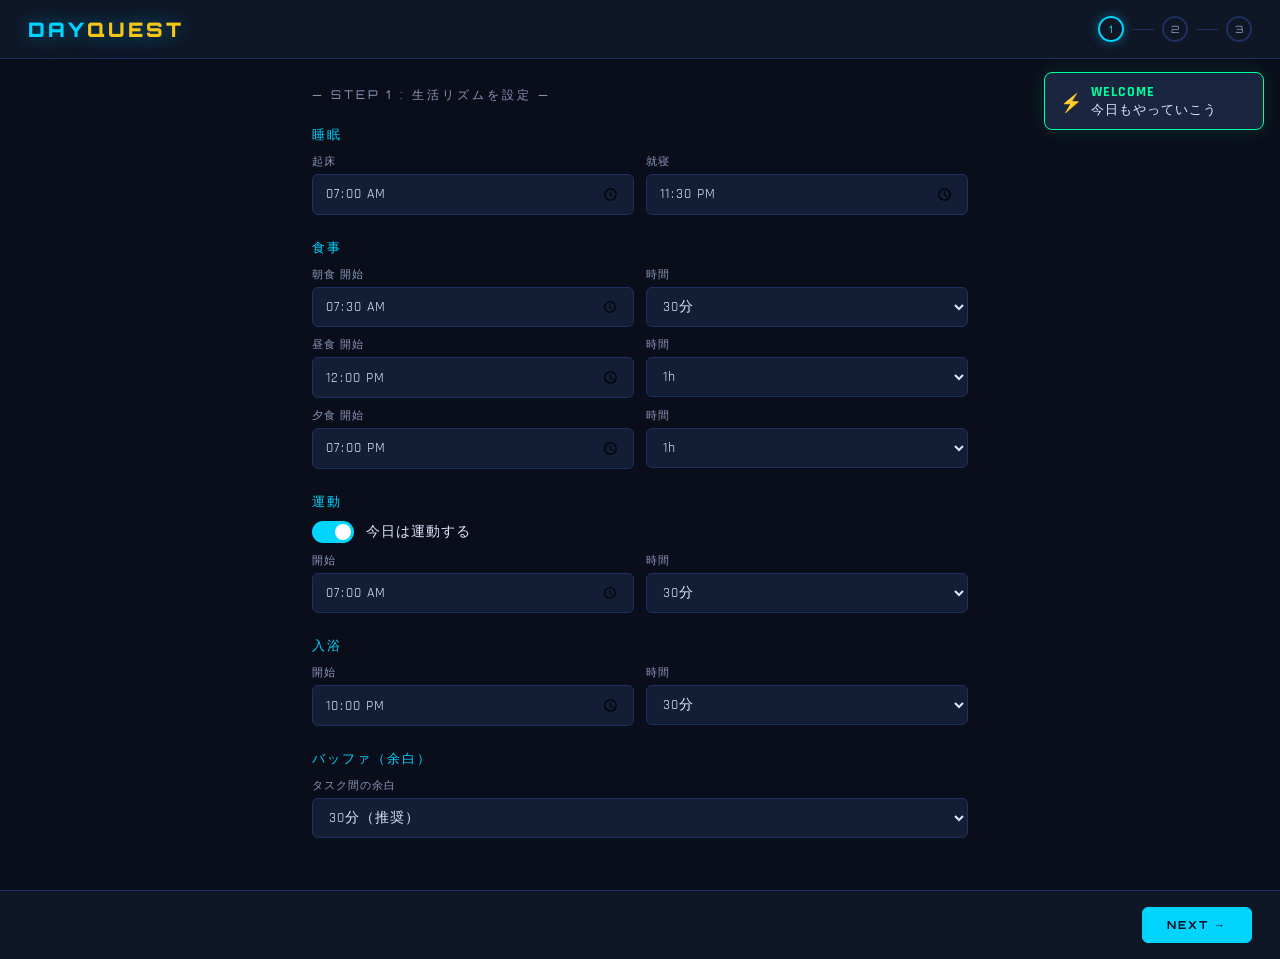
<file: demo.html>
<!DOCTYPE html>
<html lang="ja">
<head>
<meta charset="UTF-8">
<meta name="viewport" content="width=device-width, initial-scale=1.0">
<title>DayQuest</title>
<style>
@import url('https://fonts.googleapis.com/css2?family=Rajdhani:wght@400;600;700&family=Orbitron:wght@400;700;900&family=Noto+Sans+JP:wght@300;400;700&display=swap');
:root{--bg:#0a0e1a;--bg2:#0f1626;--panel:#131d35;--panel2:#1a2540;--accent:#00d4ff;--accent2:#7b5ea7;--gold:#f5c518;--green:#00ff9d;--red:#ff4757;--text:#e0e8ff;--text2:#8899bb;--border:#1e3060;}
*{margin:0;padding:0;box-sizing:border-box;}
body{background:var(--bg);color:var(--text);font-family:'Noto Sans JP',sans-serif;min-height:100vh;overflow-x:hidden;}
.screen{display:none;min-height:100vh;}
.screen.active{display:flex;flex-direction:column;}

/* step header */
.step-hd{padding:16px 28px;background:var(--bg2);border-bottom:1px solid var(--border);display:flex;align-items:center;justify-content:space-between;}
.logo{font-family:'Orbitron',sans-serif;font-size:20px;font-weight:900;color:var(--accent);letter-spacing:3px;text-shadow:0 0 20px rgba(0,212,255,.5);}
.logo span{color:var(--gold);}
.steps{display:flex;gap:8px;align-items:center;}
.sdot{width:26px;height:26px;border-radius:50%;border:2px solid var(--border);display:flex;align-items:center;justify-content:center;font-family:'Orbitron',sans-serif;font-size:10px;color:var(--text2);transition:all .3s;}
.sdot.done{background:var(--green);border-color:var(--green);color:var(--bg);}
.sdot.active{border-color:var(--accent);color:var(--accent);box-shadow:0 0 12px rgba(0,212,255,.4);}
.sline{width:22px;height:1px;background:var(--border);}

/* form */
.fbody{flex:1;overflow-y:auto;padding:28px 32px;max-width:720px;margin:0 auto;width:100%;}
.ftitle{font-family:'Orbitron',sans-serif;font-size:12px;letter-spacing:3px;color:var(--text2);text-transform:uppercase;margin-bottom:22px;}
.fsec{margin-bottom:24px;}
.fsec-lbl{font-family:'Rajdhani',sans-serif;font-size:13px;letter-spacing:2px;color:var(--accent);text-transform:uppercase;margin-bottom:10px;}
.frow{display:flex;gap:12px;margin-bottom:10px;flex-wrap:wrap;}
.fgrp{flex:1;min-width:130px;}
.fgrp label{display:block;font-family:'Rajdhani',sans-serif;font-size:11px;letter-spacing:1px;color:var(--text2);margin-bottom:5px;text-transform:uppercase;}
.finput{width:100%;background:var(--panel);border:1px solid var(--border);border-radius:6px;padding:9px 12px;color:var(--text);font-family:'Rajdhani',sans-serif;font-size:14px;letter-spacing:1px;outline:none;transition:border-color .2s;}
.finput:focus{border-color:var(--accent);box-shadow:0 0 0 2px rgba(0,212,255,.1);}
.finput option{background:var(--panel2);}
.tog-row{display:flex;align-items:center;gap:12px;margin-bottom:10px;}
.tog{width:42px;height:22px;background:var(--border);border-radius:11px;cursor:pointer;position:relative;transition:background .2s;flex-shrink:0;}
.tog.on{background:var(--accent);}
.tog::after{content:'';position:absolute;left:3px;top:3px;width:16px;height:16px;border-radius:50%;background:#fff;transition:transform .2s;}
.tog.on::after{transform:translateX(20px);}
.tog-lbl{font-family:'Rajdhani',sans-serif;font-size:14px;letter-spacing:1px;}

/* task list */
.task-list{display:flex;flex-direction:column;gap:9px;margin-bottom:13px;}
.task-card{background:var(--panel);border:1px solid var(--border);border-radius:8px;padding:13px 15px;display:flex;gap:10px;align-items:flex-start;}
.tc-left{flex:1;display:flex;flex-direction:column;gap:8px;}
.tc-row{display:flex;gap:8px;flex-wrap:wrap;align-items:center;}
.tc-name{flex:1;min-width:200px;background:var(--panel2);border:1px solid var(--border);border-radius:5px;padding:7px 11px;color:var(--text);font-family:'Rajdhani',sans-serif;font-size:15px;letter-spacing:1px;outline:none;transition:border-color .2s;}
.tc-name:focus{border-color:var(--accent);}
.tc-sel{background:var(--panel2);border:1px solid var(--border);border-radius:5px;padding:6px 9px;color:var(--text);font-family:'Rajdhani',sans-serif;font-size:13px;outline:none;}
.tc-sel option{background:var(--panel2);}
.pbadge{padding:3px 9px;border-radius:4px;font-family:'Orbitron',sans-serif;font-size:9px;letter-spacing:2px;border:1px solid;cursor:pointer;transition:all .2s;background:transparent;}
.ps{color:var(--red);border-color:var(--red);}   .ps.on{background:rgba(255,71,87,.2);}
.pa{color:var(--gold);border-color:var(--gold);}  .pa.on{background:rgba(245,197,24,.15);}
.pb{color:var(--accent);border-color:var(--accent);}.pb.on{background:rgba(0,212,255,.1);}
.tc-del{background:none;border:none;color:var(--text2);cursor:pointer;font-size:17px;opacity:.5;transition:opacity .2s;flex-shrink:0;}
.tc-del:hover{opacity:1;color:var(--red);}
.add-btn{width:100%;padding:10px;background:transparent;border:1px dashed var(--border);border-radius:8px;color:var(--text2);font-family:'Rajdhani',sans-serif;font-size:14px;letter-spacing:2px;cursor:pointer;transition:all .2s;}
.add-btn:hover{border-color:var(--accent);color:var(--accent);}

/* fixed events step 2 */
.fe-list{display:flex;flex-direction:column;gap:9px;margin-bottom:13px;}
.fe-card{background:var(--panel);border:1px solid var(--border);border-radius:8px;padding:13px 15px;display:flex;gap:10px;align-items:flex-start;}
.fe-left{flex:1;display:flex;flex-direction:column;gap:8px;}
.fe-row{display:flex;gap:8px;flex-wrap:wrap;align-items:center;}
.fe-name{flex:1;min-width:160px;background:var(--panel2);border:1px solid var(--border);border-radius:5px;padding:7px 11px;color:var(--text);font-family:'Rajdhani',sans-serif;font-size:15px;letter-spacing:1px;outline:none;transition:border-color .2s;}
.fe-name:focus{border-color:var(--accent);}
.fe-sel{background:var(--panel2);border:1px solid var(--border);border-radius:5px;padding:6px 9px;color:var(--text);font-family:'Rajdhani',sans-serif;font-size:13px;outline:none;}
.fe-sel option{background:var(--panel2);}
.fe-time{background:var(--panel2);border:1px solid var(--border);border-radius:5px;padding:6px 9px;color:var(--text);font-family:'Rajdhani',sans-serif;font-size:13px;outline:none;width:106px;}
.fe-del{background:none;border:none;color:var(--text2);cursor:pointer;font-size:17px;opacity:.5;transition:opacity .2s;flex-shrink:0;}
.fe-del:hover{opacity:1;color:var(--red);}

.ffooter{padding:16px 28px;background:var(--bg2);border-top:1px solid var(--border);display:flex;justify-content:flex-end;gap:12px;}
.btn{padding:10px 24px;border-radius:6px;font-family:'Orbitron',sans-serif;font-size:11px;letter-spacing:2px;cursor:pointer;transition:all .2s;text-transform:uppercase;border:1px solid;}
.btn-ghost{background:transparent;border-color:var(--border);color:var(--text2);}
.btn-ghost:hover{border-color:var(--text2);color:var(--text);}
.btn-primary{background:var(--accent);border-color:var(--accent);color:var(--bg);font-weight:700;}
.btn-primary:hover{opacity:.85;}
.btn-gold{background:var(--gold);border-color:var(--gold);color:var(--bg);font-weight:700;}
.btn-gold:hover{opacity:.85;}

/* modals */
.modal-bg{position:fixed;inset:0;background:rgba(0,0,0,.75);z-index:500;display:flex;align-items:center;justify-content:center;backdrop-filter:blur(4px);}
.modal-bg.hidden{display:none;}
.modal{background:var(--panel);border:1px solid var(--border);border-radius:12px;padding:26px;width:460px;max-width:92vw;}
.modal-title{font-family:'Orbitron',sans-serif;font-size:12px;letter-spacing:3px;color:var(--accent);margin-bottom:8px;}
.modal-sub{font-size:13px;color:var(--text2);line-height:1.7;margin-bottom:16px;}
.modal-warn{font-size:11px;color:var(--gold);background:rgba(245,197,24,.07);border:1px solid rgba(245,197,24,.2);border-radius:5px;padding:8px 12px;margin-bottom:14px;}
.modal-btns{display:flex;gap:10px;margin-top:14px;}

/* generate */
#screenGen{justify-content:center;align-items:center;gap:20px;}
.gen-logo{font-family:'Orbitron',sans-serif;font-size:24px;font-weight:900;color:var(--accent);letter-spacing:4px;text-shadow:0 0 28px rgba(0,212,255,.6);}
.gen-logo span{color:var(--gold);}
.spinner{width:52px;height:52px;border:3px solid var(--border);border-top-color:var(--accent);border-radius:50%;animation:spin 1s linear infinite;}
@keyframes spin{to{transform:rotate(360deg);}}
.gen-txt{font-family:'Rajdhani',sans-serif;font-size:13px;letter-spacing:3px;color:var(--text2);text-transform:uppercase;}
.gen-steps{display:flex;flex-direction:column;gap:8px;width:300px;}
.gs{display:flex;align-items:center;gap:12px;font-family:'Rajdhani',sans-serif;font-size:13px;letter-spacing:1px;color:var(--text2);}
.gs.done{color:var(--green);}
.gs .dot{width:8px;height:8px;border-radius:50%;background:var(--border);flex-shrink:0;}
.gs.done .dot{background:var(--green);box-shadow:0 0 8px var(--green);}
.gs.run .dot{background:var(--accent);animation:pulse 1s infinite;}
@keyframes pulse{0%,100%{opacity:1}50%{opacity:.3}}

/* main app header */
.app-hd{display:flex;align-items:center;justify-content:space-between;padding:10px 24px;background:var(--bg2);border-bottom:1px solid var(--border);position:sticky;top:0;z-index:100;flex-shrink:0;}
.app-logo{font-family:'Orbitron',sans-serif;font-size:18px;font-weight:900;color:var(--accent);letter-spacing:3px;text-shadow:0 0 18px rgba(0,212,255,.5);}
.app-logo span{color:var(--gold);}
.hd-center{display:flex;align-items:center;gap:16px;}
.prog-wrap{display:flex;align-items:center;gap:8px;}
.prog-lbl{font-family:'Rajdhani',sans-serif;font-size:12px;color:var(--text2);letter-spacing:1px;}
.prog-outer{width:100px;height:5px;background:var(--border);border-radius:3px;overflow:hidden;}
.prog-inner{height:100%;background:linear-gradient(to right,var(--accent),var(--accent2));border-radius:3px;transition:width .5s;}
.combo{font-family:'Orbitron',sans-serif;font-size:10px;color:var(--gold);letter-spacing:1px;padding:3px 9px;border:1px solid rgba(245,197,24,.3);border-radius:4px;background:rgba(245,197,24,.05);}
.hd-right{display:flex;align-items:center;gap:12px;}
.xp-info{font-family:'Rajdhani',sans-serif;font-size:13px;color:var(--gold);letter-spacing:1px;}
.avatar{width:32px;height:32px;border-radius:50%;background:linear-gradient(135deg,var(--accent),var(--accent2));display:flex;align-items:center;justify-content:center;font-size:14px;}
.today-date{font-family:'Rajdhani',sans-serif;font-size:12px;color:var(--text2);letter-spacing:1px;}

.app-tabs{display:flex;gap:3px;padding:12px 24px 0;border-bottom:1px solid var(--border);background:var(--bg2);flex-shrink:0;overflow-x:auto;}
.tab{padding:8px 20px;font-family:'Rajdhani',sans-serif;font-size:13px;font-weight:700;letter-spacing:2px;color:var(--text2);cursor:pointer;border:1px solid transparent;border-bottom:none;border-radius:6px 6px 0 0;transition:all .2s;text-transform:uppercase;white-space:nowrap;}
.tab.active{background:var(--panel);color:var(--accent);border-color:var(--border);border-bottom:2px solid var(--accent);}
.app-main{display:flex;flex:1;overflow:hidden;}

/* ── 24h proportional grid ── */
.sch-panel{flex:1;overflow-y:auto;padding:18px 24px;scrollbar-width:thin;scrollbar-color:var(--border) transparent;}
.sec-title{font-family:'Orbitron',sans-serif;font-size:10px;letter-spacing:3px;color:var(--text2);text-transform:uppercase;margin-bottom:12px;}

.grid-wrap{display:flex;gap:0;position:relative;}
.grid-labels{width:46px;flex-shrink:0;position:relative;}
.grid-lbl{position:absolute;right:8px;font-family:'Rajdhani',sans-serif;font-size:11px;color:var(--text2);letter-spacing:1px;transform:translateY(-50%);white-space:nowrap;}
.grid-area{flex:1;position:relative;background:var(--panel);border:1px solid var(--border);border-radius:6px;overflow:visible;}
.grid-line{position:absolute;left:0;right:0;pointer-events:none;}
.grid-line.solid{border-top:1px solid var(--border);}
.grid-line.dashed{border-top:1px dashed rgba(30,48,96,.5);}
.grid-legend{display:flex;gap:14px;flex-wrap:wrap;margin-bottom:12px;font-family:'Rajdhani',sans-serif;font-size:11px;color:var(--text2);letter-spacing:1px;}
.grid-legend span{display:flex;align-items:center;gap:5px;}
.grid-legend i{display:inline-block;width:10px;height:10px;border-radius:2px;}
.grid-now{position:absolute;left:-6px;right:0;display:flex;align-items:center;pointer-events:none;z-index:40;}
.grid-now-dot{width:10px;height:10px;border-radius:50%;background:var(--red);box-shadow:0 0 8px var(--red);flex-shrink:0;}
.grid-now-line{flex:1;border-top:2px solid var(--red);opacity:.8;}

/* grid blocks */
.gblock{position:absolute;left:6px;right:6px;border-radius:5px;overflow:hidden;cursor:default;user-select:none;transition:box-shadow .15s;min-height:28px;}
.gblock.task-block{cursor:grab;border:1.5px solid var(--accent);background:rgba(0,212,255,.09);}
.gblock.task-block:hover{box-shadow:0 0 12px rgba(0,212,255,.25);}
.gblock.task-block.dragging-block{opacity:.3;cursor:grabbing;}
.gblock.meal-block{background:rgba(245,197,24,.12);border:1px solid rgba(245,197,24,.28);}
.gblock.rest-block{background:rgba(123,94,167,.12);border:1px solid rgba(123,94,167,.28);}
.gblock.exercise-block{background:rgba(0,255,157,.12);border:1px solid rgba(0,255,157,.28);}
.gblock.free-block{background:rgba(136,153,187,.06);border:1px solid rgba(136,153,187,.18);}
.gblock.repeat-block{border:1.5px solid #ff9500;background:rgba(255,149,0,.09);}
.gblock.fixed-school{background:rgba(74,158,255,.88);border:1px solid #4a9eff;color:#fff;}
.gblock.fixed-work{background:rgba(255,107,53,.88);border:1px solid #ff6b35;color:#fff;}
.gblock.fixed-other{background:rgba(168,85,247,.88);border:1px solid #a855f7;color:#fff;}
.gblock.done-block{opacity:.38;}
.gblock-inner{padding:4px 8px;height:100%;display:flex;flex-direction:column;gap:2px;overflow:hidden;}
.gblock-inner>*{flex-shrink:0;}
.gblock-row{display:flex;align-items:center;gap:8px;min-width:0;}
.gblock-row .gblock-name{flex:1;min-width:0;}
.gblock-row .gblock-btn{margin-top:0;flex-shrink:0;}
.gblock-name{font-family:'Rajdhani',sans-serif;font-size:13px;font-weight:700;letter-spacing:1px;line-height:1.2;white-space:nowrap;overflow:hidden;text-overflow:ellipsis;}
.gblock-time{font-family:'Rajdhani',sans-serif;font-size:10px;color:var(--text2);letter-spacing:1px;white-space:nowrap;}
.gblock.fixed-school .gblock-time,.gblock.fixed-work .gblock-time,.gblock.fixed-other .gblock-time{color:rgba(255,255,255,.75);}
.gblock.fixed-school .gblock-name,.gblock.fixed-work .gblock-name,.gblock.fixed-other .gblock-name{color:#fff;}
.gblock-btn{margin-top:3px;padding:3px 10px;background:transparent;border:1px solid var(--accent);color:var(--accent);border-radius:3px;font-family:'Orbitron',sans-serif;font-size:9px;letter-spacing:2px;cursor:pointer;transition:all .2s;width:fit-content;}
.gblock-btn:hover{background:var(--accent);color:var(--bg);}
.gblock-btn.running{color:var(--green);border-color:var(--green);cursor:default;}

/* ghost drag block */
.grid-ghost{position:absolute;left:6px;right:6px;border:2px dashed var(--gold);border-radius:5px;background:rgba(245,197,24,.07);pointer-events:none;z-index:50;}

/* missions */
.mis-panel{display:none;flex:1;padding:20px 24px;overflow-y:auto;}
.mis-panel.visible{display:block;}
.sch-panel.hidden,.mis-panel.hidden2,.task-mgr.hidden3,.hist-panel.hidden4{display:none;}
.mis-grid{display:grid;grid-template-columns:repeat(auto-fill,minmax(250px,1fr));gap:13px;margin-top:8px;}
.mcard{background:var(--panel);border:1px solid var(--border);border-radius:10px;padding:15px;position:relative;overflow:hidden;transition:all .2s;cursor:pointer;}
.mcard:hover{border-color:var(--accent);transform:translateY(-2px);}
.mcard.done{opacity:.38;}
.mcard::after{content:'';position:absolute;top:0;right:0;width:70px;height:70px;background:radial-gradient(circle at top right,rgba(0,212,255,.07),transparent 70%);}
.mrank{display:inline-block;font-family:'Orbitron',sans-serif;font-size:9px;letter-spacing:2px;padding:3px 9px;border-radius:3px;margin-bottom:8px;text-transform:uppercase;}
.rs{background:rgba(255,71,87,.2);color:var(--red);border:1px solid var(--red);}
.ra{background:rgba(245,197,24,.15);color:var(--gold);border:1px solid var(--gold);}
.rb{background:rgba(0,212,255,.1);color:var(--accent);border:1px solid var(--accent);}
.mname{font-family:'Rajdhani',sans-serif;font-size:16px;font-weight:700;letter-spacing:1px;margin-bottom:5px;}
.mmeta{display:flex;justify-content:space-between;font-family:'Rajdhani',sans-serif;font-size:12px;color:var(--text2);letter-spacing:1px;}
.mprog{margin-top:9px;height:4px;background:var(--border);border-radius:2px;}
.mprog-fill{height:100%;border-radius:2px;background:linear-gradient(to right,var(--accent),var(--accent2));}
.mbadge{position:absolute;top:11px;right:11px;font-size:17px;}

/* task manager */
.task-mgr{display:none;flex:1;padding:20px 24px;overflow-y:auto;}
.task-mgr.visible3{display:block;}
.tm-hdr{display:flex;align-items:center;justify-content:space-between;margin-bottom:16px;}
.tm-list{display:flex;flex-direction:column;gap:9px;}
.tm-card{background:var(--panel);border:1px solid var(--border);border-radius:8px;padding:13px 15px;display:flex;align-items:center;gap:12px;}
.tm-card-left{flex:1;}
.tm-card-name{font-family:'Rajdhani',sans-serif;font-size:16px;font-weight:700;letter-spacing:1px;}
.tm-card-meta{font-family:'Rajdhani',sans-serif;font-size:12px;color:var(--text2);letter-spacing:1px;margin-top:3px;}
.tm-actions{display:flex;gap:8px;}
.tm-btn{padding:5px 12px;border-radius:4px;font-family:'Orbitron',sans-serif;font-size:9px;letter-spacing:2px;cursor:pointer;transition:all .2s;border:1px solid;background:transparent;}
.tm-edit{color:var(--accent);border-color:var(--accent);}
.tm-edit:hover{background:var(--accent);color:var(--bg);}
.tm-del{color:var(--red);border-color:var(--red);}
.tm-del:hover{background:var(--red);color:#fff;}

/* edit task modal */
.edit-modal{background:var(--panel);border:1px solid var(--border);border-radius:12px;padding:24px;width:500px;max-width:92vw;}
.edit-modal-title{font-family:'Orbitron',sans-serif;font-size:12px;letter-spacing:3px;color:var(--accent);margin-bottom:16px;}

/* history */
.hist-panel{display:none;flex:1;padding:20px 24px;overflow-y:auto;}
.hist-panel.visible4{display:block;}
.hist-list{display:flex;flex-direction:column;gap:10px;}
.hist-item{background:var(--panel);border:1px solid var(--border);border-radius:8px;padding:14px 16px;cursor:pointer;transition:all .2s;}
.hist-item:hover{border-color:var(--accent);}
.hist-item-hdr{display:flex;align-items:center;justify-content:space-between;margin-bottom:8px;}
.hist-date{font-family:'Orbitron',sans-serif;font-size:12px;color:var(--accent);letter-spacing:2px;}
.hist-xp{font-family:'Rajdhani',sans-serif;font-size:13px;color:var(--gold);letter-spacing:1px;}
.hist-bar-wrap{display:flex;align-items:center;gap:10px;}
.hist-bar-outer{flex:1;height:5px;background:var(--border);border-radius:3px;overflow:hidden;}
.hist-bar-inner{height:100%;border-radius:3px;}
.hist-pct{font-family:'Rajdhani',sans-serif;font-size:12px;color:var(--text2);letter-spacing:1px;white-space:nowrap;}
.hist-item.expanded .hist-detail{display:block;}
.hist-detail{display:none;margin-top:12px;border-top:1px solid var(--border);padding-top:12px;}
.hist-task-row{display:flex;align-items:flex-start;justify-content:space-between;margin-bottom:8px;gap:8px;}
.hist-task-name{font-family:'Rajdhani',sans-serif;font-size:14px;font-weight:700;letter-spacing:1px;}
.hist-task-note{font-size:12px;color:var(--text2);margin-top:2px;line-height:1.5;}
.hist-task-status{font-size:11px;letter-spacing:1px;font-family:'Rajdhani',sans-serif;white-space:nowrap;}
.streak-banner{background:linear-gradient(to right,rgba(245,197,24,.1),rgba(245,197,24,.05));border:1px solid rgba(245,197,24,.25);border-radius:8px;padding:12px 16px;margin-bottom:16px;display:flex;align-items:center;gap:12px;}
.streak-num{font-family:'Orbitron',sans-serif;font-size:28px;font-weight:900;color:var(--gold);}
.streak-lbl{font-family:'Rajdhani',sans-serif;font-size:13px;color:var(--gold);letter-spacing:1px;}

/* pomodoro */
.pomo-panel{width:0;overflow:hidden;background:var(--bg2);border-left:1px solid var(--border);transition:width .35s cubic-bezier(.4,0,.2,1);flex-shrink:0;}
.pomo-panel.open{width:282px;overflow-y:auto;overflow-x:hidden;}
.pomo-inner{width:282px;padding:18px 16px;display:flex;flex-direction:column;gap:14px;min-height:min-content;}
.pomo-hdr{display:flex;align-items:center;justify-content:space-between;}
.pomo-title{font-family:'Orbitron',sans-serif;font-size:10px;letter-spacing:3px;color:var(--text2);}
.pomo-close{background:none;border:none;color:var(--text2);cursor:pointer;font-size:16px;opacity:.6;transition:opacity .2s;}
.pomo-close:hover{opacity:1;}
.pomo-task{font-family:'Rajdhani',sans-serif;font-size:14px;font-weight:700;color:var(--accent);letter-spacing:1px;}
.pomo-ring{position:relative;width:144px;height:144px;margin:0 auto;}
.pomo-ring svg{transform:rotate(-90deg);}
.pomo-ring .pbg{fill:none;stroke:var(--border);stroke-width:6;}
.pomo-ring .pprog{fill:none;stroke:var(--accent);stroke-width:6;stroke-linecap:round;stroke-dasharray:408;stroke-dashoffset:0;filter:drop-shadow(0 0 6px var(--accent));transition:stroke-dashoffset 1s linear,stroke .3s;}
.pomo-ring .pprog.brk{stroke:var(--accent2);filter:drop-shadow(0 0 6px var(--accent2));}
.pomo-time{position:absolute;top:50%;left:50%;transform:translate(-50%,-50%);font-family:'Orbitron',sans-serif;font-size:26px;font-weight:700;color:var(--text);}
.pomo-mode-lbl{position:absolute;bottom:12px;left:50%;transform:translateX(-50%);font-size:9px;letter-spacing:3px;font-family:'Rajdhani',sans-serif;text-transform:uppercase;}
.pomo-mode-lbl.f{color:var(--accent);}
.pomo-mode-lbl.b{color:var(--accent2);}
.pomo-sets{text-align:center;font-family:'Rajdhani',sans-serif;font-size:12px;color:var(--text2);letter-spacing:2px;}
.pomo-sets b{color:var(--accent);}
.pdots{display:flex;justify-content:center;gap:7px;}
.pdot{width:9px;height:9px;border-radius:50%;border:1px solid var(--border);transition:all .3s;}
.pdot.on{background:var(--accent);border-color:var(--accent);box-shadow:0 0 6px var(--accent);}
.pomo-ctrl{display:flex;gap:8px;justify-content:center;}
.pbtn{padding:7px 15px;border:1px solid var(--accent);background:transparent;color:var(--accent);border-radius:4px;font-family:'Orbitron',sans-serif;font-size:9px;letter-spacing:2px;cursor:pointer;transition:all .2s;}
.pbtn.pri{background:var(--accent);color:var(--bg);}
.pbtn:hover{opacity:.8;}
.xp-box{background:var(--panel);border:1px solid var(--border);border-radius:6px;padding:9px 11px;}
.xp-lbl{display:flex;justify-content:space-between;font-family:'Rajdhani',sans-serif;font-size:11px;color:var(--text2);letter-spacing:1px;margin-bottom:5px;}
.xp-lbl b{color:var(--gold);}
.xp-bar{height:5px;background:var(--border);border-radius:3px;overflow:hidden;}
.xp-fill{height:100%;background:linear-gradient(to right,var(--gold),#ffaa00);border-radius:3px;box-shadow:0 0 8px rgba(245,197,24,.4);transition:width .5s;}
.done-box{background:var(--panel);border:1px solid var(--border);border-radius:6px;padding:9px 11px;}
.done-ttl{font-family:'Rajdhani',sans-serif;font-size:10px;letter-spacing:2px;color:var(--text2);margin-bottom:5px;text-transform:uppercase;}
.done-item{font-size:11px;color:var(--green);font-family:'Rajdhani',sans-serif;letter-spacing:1px;margin-top:3px;}

/* completion modal */
.comp-modal{background:var(--panel);border:1px solid var(--green);border-radius:12px;padding:24px;width:440px;max-width:92vw;}
.comp-title{font-family:'Orbitron',sans-serif;font-size:12px;letter-spacing:3px;color:var(--green);margin-bottom:6px;}
.comp-task{font-family:'Rajdhani',sans-serif;font-size:18px;font-weight:700;color:var(--text);margin-bottom:16px;letter-spacing:1px;}
.comp-field label{font-family:'Rajdhani',sans-serif;font-size:11px;letter-spacing:2px;color:var(--text2);text-transform:uppercase;display:block;margin-bottom:5px;}
.comp-field{margin-bottom:13px;}
.comp-input{width:100%;background:var(--panel2);border:1px solid var(--border);border-radius:6px;padding:8px 12px;color:var(--text);font-family:'Noto Sans JP',sans-serif;font-size:14px;outline:none;transition:border-color .2s;resize:none;}
.comp-input:focus{border-color:var(--green);}

/* notifications */
.notif-stack{position:fixed;top:72px;right:16px;display:flex;flex-direction:column;gap:7px;z-index:600;}
.notif{background:var(--panel2);border:1px solid var(--green);border-radius:8px;padding:10px 15px;display:flex;align-items:center;gap:9px;box-shadow:0 0 20px rgba(0,255,157,.13);animation:nIn .3s ease;min-width:220px;}
.notif.combo{border-color:var(--gold);box-shadow:0 0 20px rgba(245,197,24,.17);}
@keyframes nIn{from{transform:translateX(110%);opacity:0}to{transform:translateX(0);opacity:1}}
@keyframes nOut{from{opacity:1}to{transform:translateX(110%);opacity:0}}
.notif.out{animation:nOut .3s ease forwards;}
.ni{font-size:18px;}
.nt{font-family:'Rajdhani',sans-serif;font-size:13px;letter-spacing:1px;}
.nt b{display:block;font-size:14px;}
.nt b.g{color:var(--green);}
.nt b.y{color:var(--gold);}
::-webkit-scrollbar{width:4px;}
::-webkit-scrollbar-track{background:transparent;}
::-webkit-scrollbar-thumb{background:var(--border);border-radius:2px;}
</style>
</head>
<body>

<!-- SCREEN 1: 生活リズム -->
<div id="s1" class="screen active">
  <div class="step-hd">
    <div class="logo">DAY<span>QUEST</span></div>
    <div class="steps">
      <div class="sdot active">1</div><div class="sline"></div>
      <div class="sdot">2</div><div class="sline"></div>
      <div class="sdot">3</div>
    </div>
  </div>
  <div class="fbody">
    <div class="ftitle">— STEP 1 : 生活リズムを設定 —</div>
    <div class="fsec">
      <div class="fsec-lbl">睡眠</div>
      <div class="frow">
        <div class="fgrp"><label>起床</label><input class="finput" type="time" id="wakeTime" value="07:00"></div>
        <div class="fgrp"><label>就寝</label><input class="finput" type="time" id="sleepTime" value="23:30"></div>
      </div>
    </div>
    <div class="fsec">
      <div class="fsec-lbl">食事</div>
      <div class="frow">
        <div class="fgrp"><label>朝食 開始</label><input class="finput" type="time" id="bfTime" value="07:30"></div>
        <div class="fgrp"><label>時間</label><select class="finput" id="bfDur"><option value="20">20分</option><option value="30" selected>30分</option><option value="45">45分</option><option value="60">1h</option></select></div>
      </div>
      <div class="frow">
        <div class="fgrp"><label>昼食 開始</label><input class="finput" type="time" id="luTime" value="12:00"></div>
        <div class="fgrp"><label>時間</label><select class="finput" id="luDur"><option value="30">30分</option><option value="45">45分</option><option value="60" selected>1h</option></select></div>
      </div>
      <div class="frow">
        <div class="fgrp"><label>夕食 開始</label><input class="finput" type="time" id="diTime" value="19:00"></div>
        <div class="fgrp"><label>時間</label><select class="finput" id="diDur"><option value="30">30分</option><option value="45">45分</option><option value="60" selected>1h</option></select></div>
      </div>
    </div>
    <div class="fsec">
      <div class="fsec-lbl">運動</div>
      <div class="tog-row">
        <div class="tog on" id="exTog" onclick="this.classList.toggle('on');document.getElementById('exSet').style.display=this.classList.contains('on')?'':'none'"></div>
        <span class="tog-lbl">今日は運動する</span>
      </div>
      <div id="exSet">
        <div class="frow">
          <div class="fgrp"><label>開始</label><input class="finput" type="time" id="exTime" value="07:00"></div>
          <div class="fgrp"><label>時間</label><select class="finput" id="exDur"><option value="20">20分</option><option value="30" selected>30分</option><option value="45">45分</option><option value="60">1h</option></select></div>
        </div>
      </div>
    </div>
    <div class="fsec">
      <div class="fsec-lbl">入浴</div>
      <div class="frow">
        <div class="fgrp"><label>開始</label><input class="finput" type="time" id="baTime" value="22:00"></div>
        <div class="fgrp"><label>時間</label><select class="finput" id="baDur"><option value="20">20分</option><option value="30" selected>30分</option><option value="45">45分</option><option value="60">1h</option></select></div>
      </div>
    </div>
    <div class="fsec">
      <div class="fsec-lbl">バッファ（余白）</div>
      <div class="frow">
        <div class="fgrp"><label>タスク間の余白</label>
          <select class="finput" id="bufTime"><option value="0">なし</option><option value="15">15分</option><option value="30" selected>30分（推奨）</option><option value="60">1h</option></select>
        </div>
      </div>
    </div>
  </div>
  <div class="ffooter"><button class="btn btn-primary" onclick="saveLife();goS2fixed()">NEXT →</button></div>
</div>

<!-- SCREEN 2: 固定イベント (NEW) -->
<div id="s2" class="screen">
  <div class="step-hd">
    <div class="logo">DAY<span>QUEST</span></div>
    <div class="steps">
      <div class="sdot done">✓</div><div class="sline"></div>
      <div class="sdot active">2</div><div class="sline"></div>
      <div class="sdot">3</div>
    </div>
  </div>
  <div class="fbody">
    <div class="ftitle">— STEP 2 : 固定イベントを登録 —</div>
    <div style="font-size:12px;color:var(--text2);font-family:'Rajdhani',sans-serif;letter-spacing:1px;margin-bottom:18px;line-height:1.7;">
      学校・仕事・その他の固定イベントを登録してください。タスクはこれらの時間帯を避けて配置されます。登録は任意です。
    </div>
    <div class="fe-list" id="feList"></div>
    <button class="add-btn" onclick="addFixedEvent()">＋ 固定イベントを追加</button>
  </div>
  <div class="ffooter">
    <button class="btn btn-ghost" onclick="goS1()">← BACK</button>
    <button class="btn btn-primary" onclick="saveFixedEvents();goS3()">NEXT →</button>
  </div>
</div>

<!-- SCREEN 3: タスク入力 (was s2) -->
<div id="s3" class="screen">
  <div class="step-hd">
    <div class="logo">DAY<span>QUEST</span></div>
    <div class="steps">
      <div class="sdot done">✓</div><div class="sline"></div>
      <div class="sdot done">✓</div><div class="sline"></div>
      <div class="sdot active">3</div>
    </div>
  </div>
  <div class="fbody">
    <div class="ftitle">— STEP 3 : 今日のミッションを登録 —</div>
    <div style="font-size:12px;color:var(--text2);font-family:'Rajdhani',sans-serif;letter-spacing:1px;margin-bottom:18px;line-height:1.7;">「目安時間」はスケジュール上のセッション数に変換されます。<br>例: 2h → 「タスク名 Part 1」「タスク名 Part 2」の2コマ（各1h）として配置されます。</div>
    <div class="task-list" id="taskList"></div>
    <button class="add-btn" onclick="addTask()">＋ ミッションを追加</button>
  </div>
  <div class="ffooter">
    <button class="btn btn-ghost" onclick="goS2fixed()">← BACK</button>
    <button class="btn btn-primary" onclick="openApiModal()">GENERATE SCHEDULE →</button>
  </div>
</div>

<!-- API KEY MODAL -->
<div class="modal-bg hidden" id="apiModal">
  <div class="modal">
    <div class="modal-title">— AI SCHEDULE GENERATOR —</div>
    <div class="modal-sub">Claude APIキーを入力するとAIが実際にスケジュールを生成します。スキップすると内蔵アルゴリズムで生成します。</div>
    <div class="modal-warn">⚠️ APIキーはブラウザのメモリにのみ保持されます。保存・送信はしません。</div>
    <div class="fgrp"><label>Claude API Key（任意）</label><input class="finput" type="password" id="apiKeyInput" placeholder="sk-ant-api03-..."></div>
    <div class="modal-btns">
      <button class="btn btn-primary" onclick="startGenerate(true)">⚡ USE CLAUDE AI</button>
      <button class="btn btn-ghost" onclick="startGenerate(false)">SKIP →</button>
    </div>
  </div>
</div>

<!-- COMPLETION MODAL -->
<div class="modal-bg hidden" id="compModal">
  <div class="comp-modal">
    <div class="comp-title">— MISSION COMPLETE —</div>
    <div class="comp-task" id="compTaskName"></div>
    <div class="comp-field">
      <label>やった量・進捗</label>
      <input class="comp-input" type="text" id="compAmount" placeholder="例: Chapter 1 完了、問題10問解いた...">
    </div>
    <div class="comp-field">
      <label>メモ・気づき</label>
      <textarea class="comp-input" id="compNote" rows="3" placeholder="感想、次やること、困ったことなど..."></textarea>
    </div>
    <div style="display:flex;gap:10px;justify-content:flex-end;margin-top:4px;">
      <button class="btn btn-ghost" onclick="saveCompletion(false)">SKIP</button>
      <button class="btn btn-primary" onclick="saveCompletion(true)">SAVE & CLOSE ✓</button>
    </div>
  </div>
</div>

<!-- EDIT TASK MODAL -->
<div class="modal-bg hidden" id="editModal">
  <div class="edit-modal">
    <div class="edit-modal-title">— EDIT MISSION —</div>
    <input type="hidden" id="editTaskId">
    <div class="frow">
      <div class="fgrp" style="flex:2"><label>タスク名</label><input class="finput" id="editName" placeholder="タスク名"></div>
    </div>
    <div class="frow">
      <div class="fgrp"><label>優先度</label>
        <select class="finput" id="editPri"><option value="S">S RANK</option><option value="A" selected>A RANK</option><option value="B">B RANK</option></select>
      </div>
      <div class="fgrp"><label>目安時間</label>
        <select class="finput" id="editDur">
          <option value="30">30分</option><option value="60" selected>1h</option><option value="90">1.5h</option><option value="120">2h</option><option value="180">3h</option>
        </select>
      </div>
      <div class="fgrp"><label>締切</label><input class="finput" type="date" id="editDeadline"></div>
    </div>
    <div class="modal-btns">
      <button class="btn btn-primary" onclick="saveEditTask()">SAVE</button>
      <button class="btn btn-ghost" onclick="document.getElementById('editModal').classList.add('hidden')">CANCEL</button>
    </div>
  </div>
</div>

<!-- GENERATE -->
<div id="screenGen" class="screen">
  <div class="gen-logo">DAY<span>QUEST</span></div>
  <div class="spinner"></div>
  <div class="gen-txt" id="genTxt">GENERATING YOUR SCHEDULE...</div>
  <div class="gen-steps">
    <div class="gs" id="gs1"><div class="dot"></div>生活リズムを解析中</div>
    <div class="gs" id="gs2"><div class="dot"></div>固定イベントを配置中</div>
    <div class="gs" id="gs3"><div class="dot"></div>タスクの優先度を評価中</div>
    <div class="gs" id="gs4"><div class="dot"></div>空き時間にタスクを充填中</div>
    <div class="gs" id="gs5"><div class="dot"></div>ポモドーロセットを割り当て中</div>
  </div>
</div>

<!-- MAIN APP -->
<div id="screenMain" class="screen">
  <div class="app-hd">
    <div class="app-logo">DAY<span>QUEST</span></div>
    <div class="hd-center">
      <div class="prog-wrap">
        <div class="prog-lbl">TODAY</div>
        <div class="prog-outer"><div class="prog-inner" id="progBar" style="width:0%"></div></div>
        <div class="prog-lbl" id="progTxt" style="color:var(--accent)">0%</div>
      </div>
      <div class="combo" id="comboEl" style="display:none">🔥 COMBO ×<span id="comboN">0</span></div>
    </div>
    <div class="hd-right">
      <div class="today-date" id="todayDateHd"></div>
      <div class="xp-info"><span id="lvDisp">LV.1</span> ⬡ <span id="totalXpDisp">0</span> XP</div>
      <button class="btn btn-ghost" onclick="reopenSetup()" style="padding:5px 12px;font-size:9px;" title="生活リズム・固定予定・タスクを再設定">⚙ 設定</button>
      <div class="avatar">⚡</div>
    </div>
  </div>
  <div class="app-tabs">
    <div class="tab active" id="tabSch" onclick="switchTab('sch',this)">📅 スケジュール</div>
    <div class="tab" id="tabMis" onclick="switchTab('mis',this)">⚔️ ミッション</div>
    <div class="tab" id="tabTm" onclick="switchTab('tm',this)">📋 タスク管理</div>
    <div class="tab" id="tabHist" onclick="switchTab('hist',this)">📖 履歴</div>
  </div>
  <div class="app-main">
    <div class="sch-panel" id="schPanel">
      <div class="sec-title">— TODAY'S SCHEDULE <span style="color:var(--gold);">v2</span> — <span style="font-size:10px;color:var(--text2);letter-spacing:1px;">タスクブロックはドラッグで移動可能（30分刻み）</span></div>
      <div class="grid-legend">
        <span><i style="background:var(--accent)"></i>タスク</span>
        <span><i style="background:#4a9eff"></i>🎓 学校</span>
        <span><i style="background:#ff6b35"></i>💼 バイト</span>
        <span><i style="background:#a855f7"></i>📌 その他</span>
        <span><i style="background:var(--gold)"></i>食事</span>
        <span><i style="background:#ff9500"></i>繰り返し</span>
        <span><i style="background:var(--red)"></i>━ 現在時刻</span>
      </div>
      <div id="gridContainer"></div>
    </div>
    <div class="mis-panel" id="misPanel">
      <div class="sec-title">— ACTIVE MISSIONS —</div>
      <div class="mis-grid" id="misGrid"></div>
    </div>
    <div class="task-mgr" id="tmPanel">
      <div class="tm-hdr">
        <div class="sec-title" style="margin:0">— TASK MANAGER —</div>
        <div style="display:flex;gap:8px;">
          <button class="btn btn-gold" onclick="regenSchedule()" style="padding:7px 14px;font-size:10px;">🔄 今日のスケジュールを再生成</button>
          <button class="btn btn-primary" onclick="openAddTask()" style="padding:7px 14px;font-size:10px;">＋ ADD TASK</button>
        </div>
      </div>
      <div style="font-size:11px;color:var(--text2);font-family:'Rajdhani',sans-serif;letter-spacing:1px;margin-bottom:14px;">タスクを追加・編集・削除後、「今日のスケジュールを再生成」で反映されます。</div>
      <div class="tm-list" id="tmList"></div>
    </div>
    <div class="hist-panel" id="histPanel">
      <div id="streakBanner"></div>
      <div id="histListView"></div>
    </div>
    <div class="pomo-panel" id="pomoPanel">
      <div class="pomo-inner">
        <div class="pomo-hdr">
          <div class="pomo-title">— SESSION —</div>
          <button class="pomo-close" onclick="closePomo()">✕</button>
        </div>
        <div class="pomo-task" id="pomoTask">—</div>
        <div class="pomo-ring">
          <svg width="144" height="144" viewBox="0 0 144 144">
            <circle class="pbg" cx="72" cy="72" r="65"/>
            <circle class="pprog" id="pprog" cx="72" cy="72" r="65"/>
          </svg>
          <div class="pomo-time" id="pomoTime">25:00</div>
          <div class="pomo-mode-lbl f" id="pomoModeLbl">FOCUS</div>
        </div>
        <div class="pomo-sets">SET <b id="pomoSetN">1</b> / <span id="pomoSetTotal">2</span></div>
        <div class="pdots" id="pdots"></div>
        <div class="pomo-ctrl">
          <button class="pbtn pri" id="pomoPlay" onclick="togglePomo()">▶ START</button>
          <button class="pbtn" onclick="resetPomo()">↺ RESET</button>
        </div>
        <div class="xp-box">
          <div class="xp-lbl"><span>TODAY'S XP</span><b><span id="xpD">0</span> / 1000</b></div>
          <div class="xp-bar"><div class="xp-fill" id="xpFill" style="width:0%"></div></div>
        </div>
        <div class="done-box">
          <div class="done-ttl">Completed Today</div>
          <div id="doneList"></div>
        </div>
      </div>
    </div>
  </div>
</div>

<div class="notif-stack" id="notifStack"></div>

<script>
// ══════════════════════════════════════
//  STORAGE KEYS
// ══════════════════════════════════════
const SK = {
  tasks: 'dq_tasks',
  life: 'dq_life',
  history: 'dq_history',
  todayDate: 'dq_today',
  todaySchedule: 'dq_schedule',
  todayXp: 'dq_xp',
  totalXp: 'dq_total_xp',
  fixedEvents: 'dq_fixed_events',
};

// ══════════════════════════════════════
//  CONSTANTS
// ══════════════════════════════════════
const PPM = 1.5; // pixels per minute (1h = 90px)

// ══════════════════════════════════════
//  STATE
// ══════════════════════════════════════
let tasks = load(SK.tasks, []);
let fixedEvents = load(SK.fixedEvents, []); // [{id, name, type, start, end}]
let schedule = [];
let history = load(SK.history, {});
let combo = 0, xp = 0, progress = 0;
let totalXp = load(SK.totalXp, 0);
function calcLevel(txp){ return Math.floor(txp / 500) + 1; }
let apiKey = '';

// pomodoro
let pomoRunning=false,pomoTimer=null,pomoSec=1500,pomoMode='focus',pomoSet=1,pomoDone=0,activeIdx=null;
let SETS=2;
const FOCUS=1500,BREAK=300,C=408;
let pendingCompletion = null;

// grid drag
let gridDrag = {
  active: false,
  schedIdx: null,
  startY: 0,
  startBlockTop: 0,
  blockDur: 0,
  ghostEl: null,
  gridAreaEl: null,
  gridMin: 0,
};

// now-line timer
let nowLineTimer = null;

// ══════════════════════════════════════
//  INIT
// ══════════════════════════════════════
(function init(){
  const saved = load(SK.todayDate, null);
  if (saved && saved !== today()) {
    const ySchedule = load(SK.todaySchedule, []);
    if (ySchedule.length) saveDay(saved, ySchedule, load(SK.todayXp, 0));
    localStorage.removeItem(SK.todaySchedule);
    localStorage.removeItem(SK.todayXp);
    localStorage.setItem(SK.todayDate, today());
  } else if (!saved) {
    localStorage.setItem(SK.todayDate, today());
  }
  const ts = load(SK.todaySchedule, []);
  if (ts.length) {
    schedule = ts;
    xp = load(SK.todayXp, 0);
    show('screenMain');
    renderAll();
    restoreLifeForm();
  } else if (tasks.length) {
    goS2fixed();
  }
  renderHistoryTab();
  renderFeList();
})();

// ══════════════════════════════════════
//  NAVIGATION
// ══════════════════════════════════════
function show(id){ document.querySelectorAll('.screen').forEach(s=>s.classList.remove('active')); document.getElementById(id).classList.add('active'); }
function goS1(){ show('s1'); }
function reopenSetup(){
  if(!confirm('設定をやり直しますか？\n（タスクは保存されたまま、STEP1から再設定できます）')) return;
  restoreLifeForm();
  show('s1');
}
function goS2fixed(){ show('s2'); renderFeList(); }
function goS3(){ show('s3'); renderTasks(); }

function restoreLifeForm(){
  const l = load(SK.life, null);
  if (!l) return;
  const set = (id,val) => { const el=document.getElementById(id); if(el&&val!=null) el.value=val; };
  set('wakeTime',l.wake); set('sleepTime',l.sleep);
  set('bfTime',l.bfTime); set('bfDur',l.bfDur);
  set('luTime',l.luTime); set('luDur',l.luDur);
  set('diTime',l.diTime); set('diDur',l.diDur);
  set('exTime',l.exTime); set('exDur',l.exDur);
  set('baTime',l.baTime); set('baDur',l.baDur);
  set('bufTime',l.bufTime);
  if (!l.hasEx) { document.getElementById('exTog').classList.remove('on'); document.getElementById('exSet').style.display='none'; }
}

// ══════════════════════════════════════
//  FIXED EVENTS (STEP 2)
// ══════════════════════════════════════
function addFixedEvent(){
  fixedEvents.push({id: Date.now(), name: '', type: 'school', start: '09:00', end: '17:00'});
  renderFeList();
  setTimeout(()=>{ const ins=document.querySelectorAll('.fe-name'); if(ins.length) ins[ins.length-1].focus(); },50);
}

function delFixedEvent(id){
  fixedEvents = fixedEvents.filter(e=>e.id!==id);
  renderFeList();
}

function feFieldInput(id, field, value){
  const e = fixedEvents.find(x=>x.id===id); if(!e) return;
  e[field] = value;
}

function renderFeList(){
  const el = document.getElementById('feList');
  if(!el) return;
  if(!fixedEvents.length){
    el.innerHTML = '<div style="color:var(--text2);font-family:\'Rajdhani\',sans-serif;letter-spacing:1px;padding:10px 0;font-size:13px;">固定イベントはまだありません</div>';
    return;
  }
  el.innerHTML = fixedEvents.map(e=>`
    <div class="fe-card" data-id="${e.id}">
      <div class="fe-left">
        <div class="fe-row">
          <input class="fe-name" placeholder="イベント名（例: 学校、バイト）"
            value="${esc(e.name)}"
            oninput="feFieldInput(${e.id},'name',this.value)">
          <select class="fe-sel" onchange="feFieldInput(${e.id},'type',this.value)">
            <option value="school"${e.type==='school'?' selected':''}>🏫 学校</option>
            <option value="work"${e.type==='work'?' selected':''}>💼 仕事</option>
            <option value="other"${e.type==='other'?' selected':''}>📌 その他</option>
          </select>
        </div>
        <div class="fe-row">
          <span style="font-family:'Rajdhani',sans-serif;font-size:11px;color:var(--text2);letter-spacing:1px;">開始</span>
          <input class="fe-time" type="time" value="${e.start}" onchange="feFieldInput(${e.id},'start',this.value)">
          <span style="font-family:'Rajdhani',sans-serif;font-size:11px;color:var(--text2);letter-spacing:1px;">終了</span>
          <input class="fe-time" type="time" value="${e.end}" onchange="feFieldInput(${e.id},'end',this.value)">
        </div>
      </div>
      <button class="fe-del" onclick="delFixedEvent(${e.id})">✕</button>
    </div>
  `).join('');
}

function saveFixedEvents(){
  localStorage.setItem(SK.fixedEvents, JSON.stringify(fixedEvents));
}

// ══════════════════════════════════════
//  TASK INPUT (STEP 3)
// ══════════════════════════════════════
function syncTasksFromDOM(){
  document.querySelectorAll('#taskList .task-card').forEach(card=>{
    const id = parseInt(card.dataset.id);
    const t = tasks.find(x=>x.id===id); if(!t) return;
    const nameEl = card.querySelector('.tc-name');
    if(nameEl) t.name = nameEl.value;
    const durEl = card.querySelector('[data-field="duration"]');
    if(durEl) t.duration = parseInt(durEl.value);
    const dlEl = card.querySelector('[data-field="deadline"]');
    if(dlEl) t.deadline = dlEl.value;
  });
}

function addTask(){
  syncTasksFromDOM();
  tasks.push({id:Date.now(),name:'',priority:'A',duration:60,deadline:''});
  saveTasks(); renderTasks();
  setTimeout(()=>{ const ins=document.querySelectorAll('.tc-name'); if(ins.length) ins[ins.length-1].focus(); },50);
}

function delTask(id){
  syncTasksFromDOM();
  tasks=tasks.filter(t=>t.id!==id); saveTasks(); renderTasks();
}

function setPri(id,p){
  syncTasksFromDOM();
  const t=tasks.find(x=>x.id===id); if(t){t.priority=p;saveTasks();renderTasks();}
}

function renderTasks(){
  const el=document.getElementById('taskList');
  if(!el) return;
  el.innerHTML=tasks.map(t=>`
    <div class="task-card" data-id="${t.id}">
      <div class="tc-left">
        <div class="tc-row">
          <input class="tc-name" placeholder="タスク名を入力..."
            data-field="name" data-id="${t.id}" value="${esc(t.name)}"
            oninput="taskFieldInput(${t.id},'name',this.value)"
            onchange="taskFieldInput(${t.id},'name',this.value)">
        </div>
        <div class="tc-row">
          <span style="font-family:'Rajdhani',sans-serif;font-size:11px;color:var(--text2);letter-spacing:1px;">優先度:</span>
          <button class="pbadge ps${t.priority==='S'?' on':''}" onclick="setPri(${t.id},'S')">S</button>
          <button class="pbadge pa${t.priority==='A'?' on':''}" onclick="setPri(${t.id},'A')">A</button>
          <button class="pbadge pb${t.priority==='B'?' on':''}" onclick="setPri(${t.id},'B')">B</button>
          <span style="font-family:'Rajdhani',sans-serif;font-size:11px;color:var(--text2);letter-spacing:1px;margin-left:6px;">時間:</span>
          <select class="tc-sel" data-field="duration" data-id="${t.id}"
            onchange="taskFieldInput(${t.id},'duration',this.value)">
            ${[30,60,90,120,180].map(v=>`<option value="${v}"${t.duration===v?' selected':''}>${v<60?v+'分':v/60+'h'}</option>`).join('')}
          </select>
          <span style="font-family:'Rajdhani',sans-serif;font-size:11px;color:var(--text2);letter-spacing:1px;margin-left:6px;">締切:</span>
          <input class="tc-sel" type="date" data-field="deadline" data-id="${t.id}"
            value="${t.deadline}" style="width:128px;"
            onchange="taskFieldInput(${t.id},'deadline',this.value)">
        </div>
      </div>
      <button class="tc-del" onclick="delTask(${t.id})">✕</button>
    </div>
  `).join('');
}

function taskFieldInput(id, field, value){
  const t=tasks.find(x=>x.id===id); if(!t) return;
  if(field==='name') t.name=value;
  else if(field==='duration') t.duration=parseInt(value);
  else if(field==='deadline') t.deadline=value;
  saveTasks();
}

// ══════════════════════════════════════
//  TASK MANAGER TAB
// ══════════════════════════════════════
function renderTmList(){
  const el=document.getElementById('tmList');
  if(!tasks.length){el.innerHTML='<div style="color:var(--text2);font-family:\'Rajdhani\',sans-serif;letter-spacing:1px;padding:20px 0;">タスクがまだありません。</div>';return;}
  el.innerHTML=tasks.map(t=>{
    const rc={S:'rs',A:'ra',B:'rb'}[t.priority];
    return `<div class="tm-card">
      <div class="tm-card-left">
        <div class="tm-card-name">${esc(t.name)||'(名前なし)'}</div>
        <div class="tm-card-meta">
          <span class="mrank ${rc}" style="font-size:9px;padding:2px 7px;">${t.priority} RANK</span>
          &nbsp; ${t.duration<60?t.duration+'分':t.duration/60+'h'}
          ${t.deadline?' &nbsp; 📅 '+t.deadline.slice(5):''}
        </div>
      </div>
      <div class="tm-actions">
        <button class="tm-btn tm-edit" onclick="openEditTask(${t.id})">EDIT</button>
        <button class="tm-btn tm-del" onclick="delTaskFromMgr(${t.id})">DEL</button>
      </div>
    </div>`;
  }).join('');
}

function openAddTask(){
  document.getElementById('editTaskId').value='';
  document.getElementById('editName').value='';
  document.getElementById('editPri').value='A';
  document.getElementById('editDur').value='60';
  document.getElementById('editDeadline').value='';
  document.getElementById('editModal').classList.remove('hidden');
}

function openEditTask(id){
  const t=tasks.find(x=>x.id===id); if(!t) return;
  document.getElementById('editTaskId').value=id;
  document.getElementById('editName').value=t.name;
  document.getElementById('editPri').value=t.priority;
  document.getElementById('editDur').value=t.duration;
  document.getElementById('editDeadline').value=t.deadline;
  document.getElementById('editModal').classList.remove('hidden');
}

function saveEditTask(){
  const id=parseInt(document.getElementById('editTaskId').value);
  const name=document.getElementById('editName').value.trim();
  if(!name){pushN('⚠️','<b class="y">入力エラー</b>タスク名を入力してください');return;}
  if(id){
    const t=tasks.find(x=>x.id===id);
    if(t){t.name=name;t.priority=document.getElementById('editPri').value;t.duration=parseInt(document.getElementById('editDur').value);t.deadline=document.getElementById('editDeadline').value;}
  } else {
    tasks.push({id:Date.now(),name,priority:document.getElementById('editPri').value,duration:parseInt(document.getElementById('editDur').value),deadline:document.getElementById('editDeadline').value});
  }
  saveTasks();renderTmList();
  document.getElementById('editModal').classList.add('hidden');
  pushN('✅','<b class="g">SAVED</b>タスクを保存しました');
}

function delTaskFromMgr(id){
  if(!confirm('このタスクを削除しますか？')) return;
  tasks=tasks.filter(t=>t.id!==id); saveTasks(); renderTmList();
  pushN('🗑️','<b class="y">DELETED</b>タスクを削除しました');
}

// ══════════════════════════════════════
//  API MODAL + GENERATE
// ══════════════════════════════════════
function openApiModal(){
  const filled=tasks.filter(t=>t.name.trim());
  if(!filled.length){pushN('⚠️','<b class="y">WAIT</b>タスクを1つ以上入力してください');return;}
  saveLife();
  document.getElementById('apiModal').classList.remove('hidden');
}

function regenSchedule(){
  const hasDone = schedule.some(b=>b.done);
  if(hasDone && !confirm('完了済みセッションがリセットされます。再生成しますか？')) return;
  const btn = document.querySelector('.btn-gold');
  if(btn){ btn.textContent='⏳ 生成中...'; btn.disabled=true; btn.style.opacity='0.6'; }
  setTimeout(()=>{
    try{
      xp=0; combo=0;
      buildScheduleLocal();
      saveSchedule();
      renderAll();
      pushN('🔄','<b class="g">REGENERATED</b>スケジュールを再生成しました');
      switchTab('sch', document.getElementById('tabSch'));
    }catch(e){
      console.error(e);
      pushN('⚠️','<b class="y">ERROR</b>再生成に失敗しました');
    }finally{
      if(btn){ btn.textContent='🔄 今日のスケジュールを再生成'; btn.disabled=false; btn.style.opacity=''; }
    }
  }, 400);
}

function startGenerate(useApi){
  document.getElementById('apiModal').classList.add('hidden');
  apiKey=useApi?document.getElementById('apiKeyInput').value.trim():'';
  show('screenGen');
  runGen();
}

async function runGen(){
  const ids=['gs1','gs2','gs3','gs4','gs5'];
  for(let i=0;i<ids.length;i++){
    if(i>0) document.getElementById(ids[i-1]).classList.replace('run','done');
    document.getElementById(ids[i]).classList.add('run');
    await delay(580);
  }
  document.getElementById(ids[4]).classList.replace('run','done');
  if(apiKey){ document.getElementById('genTxt').textContent='CALLING CLAUDE AI...'; await genWithClaude(); }
  else buildScheduleLocal();
  localStorage.setItem(SK.todayDate, today());
  saveSchedule();
  show('screenMain');
  renderAll();
}

async function genWithClaude(){
  const life=getLife();
  const filledTasks=tasks.filter(t=>t.name.trim());
  const sys=`You are a daily schedule optimizer. Return ONLY a valid JSON array, no other text.
Each element: {"time":"HH:MM","dur":N,"type":"task|meal|rest|exercise|free|fixed","name":"...","priority":"S|A|B|null","taskName":"...or null","isRepeat":false,"isFixed":false,"subtype":"school|work|other|null"}
Rules:
1. Split tasks longer than 60min into 60min sessions with name "TaskName — Part N"
2. Never schedule task blocks during fixed event or life-rhythm slots
3. S priority tasks get morning slots, fill remaining time with repeat sessions in priority order S>A>B
4. Include buffer/free time blocks between tasks
5. No task blocks within 60min before sleep time`;
  const user=`Life: ${JSON.stringify(life)}\nFixedEvents: ${JSON.stringify(fixedEvents)}\nTasks: ${JSON.stringify(filledTasks.map(t=>({name:t.name,priority:t.priority,duration:t.duration})))}`;
  try{
    const res=await fetch('https://api.anthropic.com/v1/messages',{method:'POST',headers:{'x-api-key':apiKey,'anthropic-version':'2023-06-01','content-type':'application/json','anthropic-dangerous-direct-browser-access':'true'},body:JSON.stringify({model:'claude-haiku-4-5-20251001',max_tokens:2048,system:sys,messages:[{role:'user',content:user}]})});
    const data=await res.json();
    const txt=data.content?.[0]?.text||'';
    const m=txt.match(/\[[\s\S]*\]/);
    if(!m) throw new Error('no json');
    const raw=JSON.parse(m[0]);
    schedule=raw.map(b=>{const s=toM(b.time);return{...b,start:s,end:s+b.dur,done:false,amount:'',note:''};}).sort((a,b)=>a.start-b.start);
    pushN('⚡','<b class="g">AI SCHEDULE READY</b>Claudeがスケジュールを生成しました');
  }catch(e){console.error(e);pushN('⚠️','<b class="y">API ERROR</b>内蔵アルゴリズムで代替生成します');buildScheduleLocal();}
}

// ══════════════════════════════════════
//  BUILD SCHEDULE (LOCAL)
// ══════════════════════════════════════
function buildScheduleLocal(){
  const life=getLife();
  const wake=life.wake, sleepT=life.sleep, buf=life.buffer;
  const sleepM=toM(sleepT), bufferBeforeSleep=60;

  // life rhythm fixed blocks
  const fb=[];
  fb.push({time:wake,dur:15,type:'rest',name:'起床 / 準備',priority:null,taskName:null,isFixed:false,isRepeat:false});
  if(life.hasEx) fb.push({time:life.exTime,dur:life.exDur,type:'exercise',name:'運動',priority:null,taskName:null,isFixed:false,isRepeat:false});
  fb.push({time:life.bfTime,dur:life.bfDur,type:'meal',name:'朝食',priority:null,taskName:null,isFixed:false,isRepeat:false});
  fb.push({time:life.luTime,dur:life.luDur,type:'meal',name:'昼食',priority:null,taskName:null,isFixed:false,isRepeat:false});
  fb.push({time:life.diTime,dur:life.diDur,type:'meal',name:'夕食',priority:null,taskName:null,isFixed:false,isRepeat:false});
  fb.push({time:life.baTime,dur:life.baDur,type:'rest',name:'入浴',priority:null,taskName:null,isFixed:false,isRepeat:false});
  fb.forEach(b=>{b.start=toM(b.time);b.end=b.start+b.dur;b.done=false;b.amount='';b.note='';});

  // fixed events from step 2
  const feBlocks = fixedEvents
    .filter(e=>e.name.trim())
    .map(e=>{
      const s=toM(e.start), en=toM(e.end);
      return {time:e.start,dur:Math.max(1,en-s),type:'fixed',subtype:e.type,name:e.name,priority:null,taskName:null,isFixed:true,isRepeat:false,start:s,end:en,done:false,amount:'',note:''};
    });

  const all=[...fb, ...feBlocks];
  all.sort((a,b)=>a.start-b.start);

  function overlaps(start, dur){
    return all.some(b=>b.start < start+dur && b.end > start);
  }

  // build session queue
  function makeSessions(forFill){
    const base=[];
    const sorted=[...tasks.filter(t=>t.name.trim())].sort((a,b)=>({S:0,A:1,B:2}[a.priority]-{S:0,A:1,B:2}[b.priority]));
    sorted.forEach(t=>{
      const sessionDur = Math.min(t.duration, 60);
      const n = Math.ceil(t.duration / sessionDur);
      for(let i=0;i<n;i++){
        const dur = (i===n-1 && t.duration%sessionDur!==0) ? t.duration%sessionDur : sessionDur;
        base.push({name:n>1?`${t.name} — Part ${i+1}`:t.name,priority:t.priority,taskName:t.name,isRepeat:forFill,dur});
      }
    });
    return base;
  }

  function interleave(sessions){
    const result=[],q=[...sessions]; let last=null;
    while(q.length){
      const i=q.findIndex(s=>s.taskName!==(last?.taskName));
      const pick=q.splice(i>=0?i:0,1)[0];
      result.push(pick); last=pick;
    }
    return result;
  }

  const initialSessions=interleave(makeSessions(false));
  let si=0, cur=toM(wake)+15;
  const cutoff=sleepM-bufferBeforeSleep;

  while(si<initialSessions.length && cur<cutoff){
    const s=initialSessions[si];
    const dur=s.dur||60;
    // advance past conflicts
    let tries=0;
    while(overlaps(cur,dur) && tries<300){
      const c=all.find(b=>b.start<cur+dur&&b.end>cur);
      if(c){ cur=c.end+(buf>0?buf:0); } else { cur+=5; }
      tries++;
    }
    if(cur>=cutoff || cur+dur>cutoff) break;
    si++;
    all.push({time:toS(cur),dur,type:'task',name:s.name,priority:s.priority,taskName:s.taskName,isRepeat:false,isFixed:false,start:cur,end:cur+dur,done:false,amount:'',note:''});
    cur+=dur+(buf>0?buf:0);
  }

  // fill remaining with repeat sessions
  const repeatPool=interleave(makeSessions(true));
  let ri=0, safety=0;
  while(cur<cutoff && repeatPool.length>0 && safety<200){
    safety++;
    const s=repeatPool[ri%repeatPool.length];
    const dur=s.dur||60;
    let tries=0;
    while(overlaps(cur,dur) && tries<300){
      const c=all.find(b=>b.start<cur+dur&&b.end>cur);
      if(c){ cur=c.end+(buf>0?buf:0); } else { cur+=5; }
      tries++;
    }
    if(cur>=cutoff || cur+dur>cutoff) break;
    ri++;
    all.push({time:toS(cur),dur,type:'task',name:s.name+' (追加)',priority:s.priority,taskName:s.taskName,isRepeat:true,isFixed:false,start:cur,end:cur+dur,done:false,amount:'',note:''});
    cur+=60+(buf>0?buf:0);
  }

  // buffer blocks for visible gaps
  if(buf>0){
    const sorted2=[...all].sort((a,b)=>a.start-b.start);
    const gaps=[];
    for(let i=0;i<sorted2.length-1;i++){
      const gap=sorted2[i+1].start-sorted2[i].end;
      if(gap>=10){
        const gs=sorted2[i].end, gd=Math.min(gap,buf);
        if(!all.some(b=>b.start<gs+gd&&b.end>gs))
          gaps.push({time:toS(gs),dur:gd,type:'free',name:'バッファ / 休憩',priority:null,taskName:null,isRepeat:false,isFixed:false,start:gs,end:gs+gd,done:false,amount:'',note:''});
      }
    }
    all.push(...gaps);
  }
  all.push({time:sleepT,dur:450,type:'rest',name:'睡眠',priority:null,taskName:null,isRepeat:false,isFixed:false,start:sleepM,end:sleepM+450,done:false,amount:'',note:''});
  schedule=all.sort((a,b)=>a.start-b.start);
}

// ══════════════════════════════════════
//  RENDER ALL
// ══════════════════════════════════════
function renderAll(){
  document.getElementById('todayDateHd').textContent=fmtDate(today());
  renderScheduleGrid(); renderMissions(); renderTmList(); updateStats();
  startNowLineTimer();
}

// ══════════════════════════════════════
//  24H PROPORTIONAL GRID
// ══════════════════════════════════════
function computeGridMin(){
  if(!schedule.length) return 360;
  const mn = Math.min(...schedule.map(b=>b.start), nowMinutes());
  return Math.max(0, Math.floor((mn - 30) / 60) * 60);
}
function computeGridMax(){
  if(!schedule.length) return 1440;
  const mx = Math.max(...schedule.map(b=>b.end), nowMinutes());
  return Math.min(1440, Math.ceil((mx + 30) / 60) * 60);
}

function renderScheduleGrid(){
  const container = document.getElementById('gridContainer');
  if(!container) return;

  const gridMin = computeGridMin();
  const gridMax = computeGridMax();
  const totalMin = gridMax - gridMin;
  const totalH = totalMin * PPM;

  // hour labels
  let labelsHTML = '';
  for(let m = gridMin; m <= gridMax; m += 60){
    const y = (m - gridMin) * PPM;
    labelsHTML += `<div class="grid-lbl" style="top:${y}px">${toS(m)}</div>`;
  }

  // grid lines (solid every 60, dashed every 30)
  let linesHTML = '';
  for(let m = gridMin; m <= gridMax; m += 30){
    const y = (m - gridMin) * PPM;
    linesHTML += `<div class="grid-line ${m%60===0?'solid':'dashed'}" style="top:${y}px"></div>`;
  }

  // schedule blocks
  let blocksHTML = '';
  schedule.forEach((b, i) => {
    const top = (b.start - gridMin) * PPM;
    const h = Math.max(28, b.dur * PPM);
    const cls = getBlockClass(b);
    const isRunning = i === activeIdx;
    const isTask = b.type === 'task' && !b.isFixed;
    const showBtn = isTask && !b.done;
    const compact = h < 60; // 低いブロックは横並びレイアウト
    const showTime = !compact || h >= 36;

    const btnHTML = !showBtn ? '' :
      isRunning ? `<button class="gblock-btn running" disabled>⏱ 実行中</button>`
                : `<button class="gblock-btn" onclick="startSession(${i})">▶ START</button>`;

    let inner;
    if(compact){
      inner = `<div class="gblock-row"><div class="gblock-name">${esc(b.name)}</div>${btnHTML}</div>`;
      if(showTime) inner += `<div class="gblock-time">${b.time} – ${toS(b.end)}</div>`;
    } else {
      inner = `<div class="gblock-name">${esc(b.name)}</div>`;
      inner += `<div class="gblock-time">${b.time} – ${toS(b.end)}</div>`;
      inner += btnHTML;
      if(b.done && b.amount){
        inner += `<div style="font-size:10px;color:var(--green);font-family:'Rajdhani',sans-serif;letter-spacing:1px;margin-top:2px;">✓ ${esc(b.amount)}</div>`;
      }
    }

    const drag = isTask ? `data-idx="${i}" onmousedown="gridDragStart(event,${i})"` : '';
    blocksHTML += `<div class="gblock ${cls}${b.done?' done-block':''}" id="gb${i}"
      style="top:${top}px;height:${h}px;" ${drag}>
      <div class="gblock-inner">${inner}</div>
    </div>`;
  });

  // now line
  const nowM = nowMinutes();
  let nowHTML = '';
  if(nowM >= gridMin && nowM <= gridMax){
    const ny = (nowM - gridMin) * PPM;
    nowHTML = `<div class="grid-now" style="top:${ny}px"><div class="grid-now-dot"></div><div class="grid-now-line"></div></div>`;
  }

  container.innerHTML = `
    <div class="grid-wrap" id="gridWrap">
      <div class="grid-labels" style="height:${totalH}px;position:relative;">${labelsHTML}</div>
      <div class="grid-area" id="gridArea" style="height:${totalH}px;position:relative;">
        ${linesHTML}
        ${blocksHTML}
        ${nowHTML}
      </div>
    </div>`;

  // store gridMin for drag calculations
  gridDrag.gridMin = gridMin;
}

function getBlockClass(b){
  if(b.isFixed) return 'fixed-'+(b.subtype||'other');
  if(b.isRepeat) return 'repeat-block';
  switch(b.type){
    case 'task': return 'task-block';
    case 'meal': return 'meal-block';
    case 'exercise': return 'exercise-block';
    case 'rest': return 'rest-block';
    default: return 'free-block';
  }
}

function nowMinutes(){
  const n=new Date(); return n.getHours()*60+n.getMinutes();
}

function startNowLineTimer(){
  if(nowLineTimer) clearInterval(nowLineTimer);
  nowLineTimer = setInterval(renderScheduleGrid, 60000);
}

// ══════════════════════════════════════
//  GRID DRAG & DROP
// ══════════════════════════════════════
function gridDragStart(e, idx){
  if(e.button !== 0) return;
  if(e.target.closest('.gblock-btn')) return; // ボタン上ではドラッグを開始しない
  const block = schedule[idx];
  if(!block || block.type !== 'task' || block.isFixed) return;

  const gridArea = document.getElementById('gridArea');
  if(!gridArea) return;
  e.preventDefault();

  const rect = gridArea.getBoundingClientRect();
  const blockEl = document.getElementById('gb'+idx);
  const bRect = blockEl ? blockEl.getBoundingClientRect() : null;
  const blockTop = bRect ? bRect.top - rect.top : (block.start - gridDrag.gridMin) * PPM;

  gridDrag.active = true;
  gridDrag.schedIdx = idx;
  gridDrag.startY = e.clientY;
  gridDrag.blockDur = block.dur;
  gridDrag.gridAreaEl = gridArea;
  gridDrag.startBlockTop = blockTop;

  // create ghost
  const ghost = document.createElement('div');
  ghost.className = 'grid-ghost';
  ghost.style.height = Math.max(28, block.dur * PPM) + 'px';
  ghost.style.top = blockTop + 'px';
  gridArea.appendChild(ghost);
  gridDrag.ghostEl = ghost;

  if(blockEl) blockEl.classList.add('dragging-block');

  document.addEventListener('mousemove', gridDragMoveDoc);
  document.addEventListener('mouseup', gridDragEndDoc);
}

function gridDragMoveDoc(e){
  if(!gridDrag.active) return;
  const dy = e.clientY - gridDrag.startY;
  const rawTop = gridDrag.startBlockTop + dy;
  const rawMin = rawTop / PPM + gridDrag.gridMin;
  const snapped = Math.round(rawMin / 30) * 30;
  const snappedTop = (snapped - gridDrag.gridMin) * PPM;
  if(gridDrag.ghostEl) gridDrag.ghostEl.style.top = Math.max(0, snappedTop) + 'px';
}

function gridDragEndDoc(e){
  if(!gridDrag.active) return;
  document.removeEventListener('mousemove', gridDragMoveDoc);
  document.removeEventListener('mouseup', gridDragEndDoc);

  const dy = e.clientY - gridDrag.startY;
  const rawTop = gridDrag.startBlockTop + dy;
  const rawMin = rawTop / PPM + gridDrag.gridMin;
  const snappedStart = Math.round(rawMin / 30) * 30;
  const snappedEnd = snappedStart + gridDrag.blockDur;
  const idx = gridDrag.schedIdx;
  const block = schedule[idx];

  // cleanup
  if(gridDrag.ghostEl){ gridDrag.ghostEl.remove(); gridDrag.ghostEl=null; }
  const blockEl = document.getElementById('gb'+idx);
  if(blockEl) blockEl.classList.remove('dragging-block');
  gridDrag.active = false;

  if(!block || snappedStart === block.start){ renderScheduleGrid(); return; }

  // conflict check
  const hasConflict = schedule.some((b,i)=>{
    if(i===idx) return false;
    return b.start < snappedEnd && b.end > snappedStart;
  });

  if(hasConflict){
    pushN('⚠️','<b class="y">CONFLICT</b>その時間帯は他のブロックと重なります');
    renderScheduleGrid();
    return;
  }

  // apply
  block.start = snappedStart;
  block.end = snappedEnd;
  block.time = toS(snappedStart);
  schedule.sort((a,b)=>a.start-b.start);
  // update activeIdx if moved block was active
  if(activeIdx !== null){
    activeIdx = schedule.findIndex(b=>b===block);
  }
  saveSchedule();
  renderScheduleGrid();
  pushN('↕️','<b class="g">MOVED</b>'+esc(block.name));
}

// ══════════════════════════════════════
//  MISSIONS
// ══════════════════════════════════════
function renderMissions(){
  const g=document.getElementById('misGrid');
  const uniq=[...new Map(tasks.filter(t=>t.name.trim()).map(t=>[t.name,t])).values()];
  if(!uniq.length){g.innerHTML='<div style="color:var(--text2);font-family:\'Rajdhani\',sans-serif;letter-spacing:1px;padding:20px 0;">タスクがありません</div>';return;}
  g.innerHTML=uniq.map(t=>{
    const tot=schedule.filter(b=>b.taskName===t.name&&!b.isRepeat).length;
    const dn=schedule.filter(b=>b.taskName===t.name&&!b.isRepeat&&b.done).length;
    const pct=tot?Math.round(dn/tot*100):0;
    const rc={S:'rs',A:'ra',B:'rb'}[t.priority];
    const fin=dn===tot&&tot>0;
    return `<div class="mcard${fin?' done':''}">
      ${fin?'<div class="mbadge">✅</div>':''}
      <div class="mrank ${rc}">${t.priority} RANK</div>
      <div class="mname">${esc(t.name)}</div>
      <div class="mmeta">
        <span>⏱ ${t.duration<60?t.duration+'分':t.duration/60+'h'}</span>
        <span>${t.deadline?'📅 '+t.deadline.slice(5):'締切なし'}</span>
      </div>
      <div class="mprog"><div class="mprog-fill" style="width:${pct}%${fin?';background:var(--green)':''}"></div></div>
      <div style="font-size:11px;color:var(--text2);font-family:'Rajdhani',sans-serif;margin-top:5px;letter-spacing:1px;">${dn} / ${tot} セッション完了</div>
    </div>`;
  }).join('');
}

function updateStats(){
  const tot=schedule.filter(b=>b.type==='task'&&!b.isRepeat).length;
  const dn=schedule.filter(b=>b.type==='task'&&!b.isRepeat&&b.done).length;
  progress=tot?Math.round(dn/tot*100):0;
  document.getElementById('progBar').style.width=progress+'%';
  document.getElementById('progTxt').textContent=progress+'%';
  document.getElementById('xpD').textContent=xp;
  document.getElementById('xpFill').style.width=(xp/10)+'%';
  if(combo>=2){document.getElementById('comboEl').style.display='block';document.getElementById('comboN').textContent=combo;}
  const lv=calcLevel(totalXp);
  document.getElementById('lvDisp').textContent=`LV.${lv}`;
  document.getElementById('totalXpDisp').textContent=totalXp;
}

// ══════════════════════════════════════
//  TAB SWITCH
// ══════════════════════════════════════
function switchTab(t,el){
  document.querySelectorAll('.tab').forEach(x=>x.classList.remove('active')); el.classList.add('active');
  document.getElementById('schPanel').classList.toggle('hidden',t!=='sch');
  document.getElementById('misPanel').classList.toggle('visible',t==='mis');
  document.getElementById('tmPanel').classList.toggle('visible3',t==='tm');
  document.getElementById('histPanel').classList.toggle('visible4',t==='hist');
  if(t==='tm') renderTmList();
  if(t==='hist') renderHistoryTab();
}

// ══════════════════════════════════════
//  POMODORO
// ══════════════════════════════════════
function startSession(idx){
  activeIdx=idx;
  const block=schedule[idx];
  SETS=Math.max(1, Math.ceil((block.dur||60)/30));
  document.getElementById('pomoTask').textContent=block.name;
  resetPomo();
  document.getElementById('pomoPanel').classList.add('open');
  renderScheduleGrid();
}
function closePomo(){ document.getElementById('pomoPanel').classList.remove('open'); if(pomoTimer){clearInterval(pomoTimer);pomoTimer=null;} pomoRunning=false; document.getElementById('pomoPlay').textContent='▶ START'; activeIdx=null; renderScheduleGrid(); }
function togglePomo(){ if(pomoRunning){clearInterval(pomoTimer);pomoTimer=null;pomoRunning=false;document.getElementById('pomoPlay').textContent='▶ RESUME';}else{pomoRunning=true;document.getElementById('pomoPlay').textContent='⏸ PAUSE';pomoTimer=setInterval(tickPomo,1000);} }
function resetPomo(){ clearInterval(pomoTimer);pomoTimer=null;pomoRunning=false;pomoSec=FOCUS;pomoMode='focus';pomoSet=1;pomoDone=0; document.getElementById('pomoPlay').textContent='▶ START'; renderPdots(); updatePomoUI(); }
function renderPdots(){
  document.getElementById('pdots').innerHTML=Array.from({length:SETS},(_,i)=>`<div class="pdot" id="pd${i}"></div>`).join('');
  document.getElementById('pomoSetTotal').textContent=SETS;
}
function tickPomo(){
  if(pomoSec>0){pomoSec--;updatePomoUI();return;}
  if(pomoMode==='focus'){
    pomoDone++;dot(pomoDone-1,true);
    if(pomoDone>=SETS){clearInterval(pomoTimer);pomoTimer=null;pomoRunning=false;onComplete();return;}
    pomoMode='break';pomoSec=BREAK;pushN('☕','<b class="y">BREAK TIME</b>5分間休憩しよう');
  }else{pomoMode='focus';pomoSet=pomoDone+1;pomoSec=FOCUS;pushN('⚡','<b class="g">FOCUS</b>次のセットを始めよう');}
  updatePomoUI();
}
function updatePomoUI(){
  const total=pomoMode==='focus'?FOCUS:BREAK;
  document.getElementById('pprog').style.strokeDashoffset=C*(1-pomoSec/total);
  document.getElementById('pprog').className='pprog'+(pomoMode==='break'?' brk':'');
  const m=Math.floor(pomoSec/60).toString().padStart(2,'0'),s=(pomoSec%60).toString().padStart(2,'0');
  document.getElementById('pomoTime').textContent=`${m}:${s}`;
  document.getElementById('pomoSetN').textContent=pomoSet;
  const ml=document.getElementById('pomoModeLbl'); ml.textContent=pomoMode==='focus'?'FOCUS':'BREAK'; ml.className='pomo-mode-lbl '+(pomoMode==='focus'?'f':'b');
}
function dot(i,on){ document.getElementById('pd'+i)?.classList.toggle('on',on); }

// ══════════════════════════════════════
//  COMPLETION MODAL
// ══════════════════════════════════════
function onComplete(){
  pendingCompletion=activeIdx;
  document.getElementById('compTaskName').textContent=schedule[activeIdx]?.name||'';
  document.getElementById('compAmount').value='';
  document.getElementById('compNote').value='';
  document.getElementById('compModal').classList.remove('hidden');
}

function saveCompletion(save){
  document.getElementById('compModal').classList.add('hidden');
  const idx=pendingCompletion; if(idx===null) return;
  if(save){
    schedule[idx].amount=document.getElementById('compAmount').value.trim();
    schedule[idx].note=document.getElementById('compNote').value.trim();
  }
  schedule[idx].done=true;
  const gained = combo>=3?120:80;
  combo++; xp=Math.min(xp+gained,1000);
  const prevLv=calcLevel(totalXp);
  totalXp+=gained; localStorage.setItem(SK.totalXp, totalXp);
  if(calcLevel(totalXp)>prevLv) setTimeout(()=>pushN('⬆️',`<b class="y">LEVEL UP!</b>LV.${calcLevel(totalXp)} に上がった！`,true),800);
  saveSchedule(); renderScheduleGrid(); renderMissions(); updateStats();
  document.getElementById('doneList').innerHTML=schedule.filter(b=>b.done).slice(-5).map(b=>`<div class="done-item">✓ ${esc(b.name)}</div>`).join('');
  pushN('⚔️',`<b class="g">MISSION COMPLETE</b>${esc(schedule[idx].name)}`);
  if(combo>=2) setTimeout(()=>pushN('🔥',`<b class="y">COMBO ×${combo}</b>XP ボーナス獲得！`,true),500);
  pomoRunning=false; document.getElementById('pomoPlay').textContent='▶ START';
  pomoDone=0;pomoSet=1;pomoSec=FOCUS;pomoMode='focus'; renderPdots(); updatePomoUI();
  activeIdx=null; pendingCompletion=null;
}

// ══════════════════════════════════════
//  HISTORY
// ══════════════════════════════════════
function saveDay(dateStr, sch, dayXp){
  const done=sch.filter(b=>b.type==='task'&&!b.isRepeat&&b.done);
  const tot=sch.filter(b=>b.type==='task'&&!b.isRepeat).length;
  history[dateStr]={
    date:dateStr, xp:dayXp,
    pct:tot?Math.round(done.length/tot*100):0,
    total:tot, done:done.length,
    tasks:done.map(b=>({name:b.name,amount:b.amount||'',note:b.note||'',taskName:b.taskName}))
  };
  localStorage.setItem(SK.history,JSON.stringify(history));
}

function renderHistoryTab(){ renderStreak(); renderHistList(); }

function renderStreak(){
  let streak=0; let d=new Date();
  for(let i=0;i<365;i++){
    const k=fmtDateKey(d);
    if(history[k]&&history[k].pct>=50) streak++;
    else if(i>0) break;
    d.setDate(d.getDate()-1);
  }
  const el=document.getElementById('streakBanner'); if(!el) return;
  if(streak<2){el.innerHTML='';return;}
  el.innerHTML=`<div class="streak-banner"><div class="streak-num">${streak}</div><div><div class="streak-lbl">🔥 DAY STREAK</div><div style="font-size:12px;color:var(--text2);font-family:'Rajdhani',sans-serif;">${streak}日連続50%以上達成！</div></div></div>`;
}

function renderHistList(){
  const el=document.getElementById('histListView'); if(!el) return;
  const keys=Object.keys(history).sort().reverse();
  if(!keys.length){el.innerHTML='<div style="color:var(--text2);font-family:\'Rajdhani\',sans-serif;letter-spacing:1px;padding:20px 0;">まだ履歴がありません</div>';return;}
  el.innerHTML=`<div class="hist-list">${keys.map(k=>{
    const h=history[k];
    const barColor=h.pct>=80?'var(--green)':h.pct>=50?'var(--gold)':'var(--red)';
    return `<div class="hist-item" id="hi_${k}" onclick="toggleHistItem('${k}')">
      <div class="hist-item-hdr">
        <div class="hist-date">${fmtDate(k)}</div>
        <div class="hist-xp">+${h.xp} XP</div>
      </div>
      <div class="hist-bar-wrap">
        <div class="hist-bar-outer"><div class="hist-bar-inner" style="width:${h.pct}%;background:${barColor}"></div></div>
        <div class="hist-pct">${h.done}/${h.total} · ${h.pct}%</div>
      </div>
      <div class="hist-detail">
        ${h.tasks.map(t=>`<div class="hist-task-row">
          <div><div class="hist-task-name">${esc(t.name)}</div>${t.amount?`<div class="hist-task-note">📊 ${esc(t.amount)}</div>`:''}${t.note?`<div class="hist-task-note">📝 ${esc(t.note)}</div>`:''}</div>
          <div class="hist-task-status" style="color:var(--green)">DONE ✓</div>
        </div>`).join('')}
        ${!h.tasks.length?'<div style="color:var(--text2);font-size:12px;">完了タスクなし</div>':''}
      </div>
    </div>`;
  }).join('')}</div>`;
}

function toggleHistItem(k){ document.getElementById('hi_'+k)?.classList.toggle('expanded'); }

// ══════════════════════════════════════
//  NOTIFICATIONS
// ══════════════════════════════════════
function pushN(icon,html,isCombo=false){
  const s=document.getElementById('notifStack');
  const d=document.createElement('div');
  d.className='notif'+(isCombo?' combo':'');
  d.innerHTML=`<div class="ni">${icon}</div><div class="nt">${html}</div>`;
  s.appendChild(d);
  setTimeout(()=>{d.classList.add('out');setTimeout(()=>d.remove(),300);},3000);
}

// ══════════════════════════════════════
//  UTILS
// ══════════════════════════════════════
function v(id){ return document.getElementById(id).value; }
function toM(t){ const[h,m]=t.split(':').map(Number);return h*60+m; }
function toS(m){ return String(Math.floor(m/60)%24).padStart(2,'0')+':'+String(m%60).padStart(2,'0'); }
function durStr(m){ return m<60?m+'分':(m%60===0?m/60+'h':Math.floor(m/60)+'h '+m%60+'分'); }
function delay(ms){ return new Promise(r=>setTimeout(r,ms)); }
function today(){ const d=new Date(); return `${d.getFullYear()}-${String(d.getMonth()+1).padStart(2,'0')}-${String(d.getDate()).padStart(2,'0')}`; }
function fmtDateKey(d){ return `${d.getFullYear()}-${String(d.getMonth()+1).padStart(2,'0')}-${String(d.getDate()).padStart(2,'0')}`; }
function fmtDate(k){ const[y,m,d]=k.split('-'); const dow=['日','月','火','水','木','金','土'][new Date(k).getDay()]; return `${y}.${m}.${d} (${dow})`; }
function esc(s){ return String(s||'').replace(/&/g,'&amp;').replace(/"/g,'&quot;').replace(/</g,'&lt;').replace(/>/g,'&gt;'); }
function load(key,def){ try{const val=localStorage.getItem(key);return val?JSON.parse(val):def;}catch{return def;} }
function saveTasks(){ localStorage.setItem(SK.tasks,JSON.stringify(tasks)); }
function saveSchedule(){ localStorage.setItem(SK.todaySchedule,JSON.stringify(schedule)); localStorage.setItem(SK.todayXp,xp); }
function saveLife(){
  const life={wake:v('wakeTime'),sleep:v('sleepTime'),bfTime:v('bfTime'),bfDur:parseInt(v('bfDur')),luTime:v('luTime'),luDur:parseInt(v('luDur')),diTime:v('diTime'),diDur:parseInt(v('diDur')),exTime:v('exTime'),exDur:parseInt(v('exDur')),baTime:v('baTime'),baDur:parseInt(v('baDur')),buffer:parseInt(v('bufTime')),hasEx:document.getElementById('exTog').classList.contains('on')};
  localStorage.setItem(SK.life,JSON.stringify(life));
}
function getLife(){
  const saved = load(SK.life, null);
  if(saved) return saved;
  return{wake:v('wakeTime'),sleep:v('sleepTime'),bfTime:v('bfTime'),bfDur:parseInt(v('bfDur')),luTime:v('luTime'),luDur:parseInt(v('luDur')),diTime:v('diTime'),diDur:parseInt(v('diDur')),exTime:v('exTime'),exDur:parseInt(v('exDur')),baTime:v('baTime'),baDur:parseInt(v('baDur')),buffer:parseInt(v('bufTime')),hasEx:document.getElementById('exTog').classList.contains('on')};
}

// seed demo history
(function seedHistory(){
  if(Object.keys(history).length) return;
  const now=new Date();
  const sample=[
    {pct:100,done:4,total:4,xp:480,tasks:[{name:'数学レポート Part1',amount:'Chapter1完了',note:'積分の基本をしっかり確認できた',taskName:'数学レポート'},{name:'英語プレゼン',amount:'スライド10枚作成',note:'もう少し内容を充実させたい',taskName:'英語プレゼン'}]},
    {pct:75,done:3,total:4,xp:320,tasks:[{name:'プログラミング課題',amount:'ソートアルゴリズム実装',note:'バブルソートとクイックソート完了',taskName:'プログラミング課題'}]},
    {pct:50,done:2,total:4,xp:160,tasks:[{name:'読書',amount:'第2章まで読了',note:'',taskName:'読書'}]},
  ];
  sample.forEach((s,i)=>{
    const d=new Date(now); d.setDate(d.getDate()-i-1);
    const k=fmtDateKey(d); history[k]=s;
  });
  localStorage.setItem(SK.history,JSON.stringify(history));
})();

setTimeout(()=>pushN('⚡','<b class="g">WELCOME</b>今日もやっていこう'),400);
</script>
</body>
</html>
</file>
